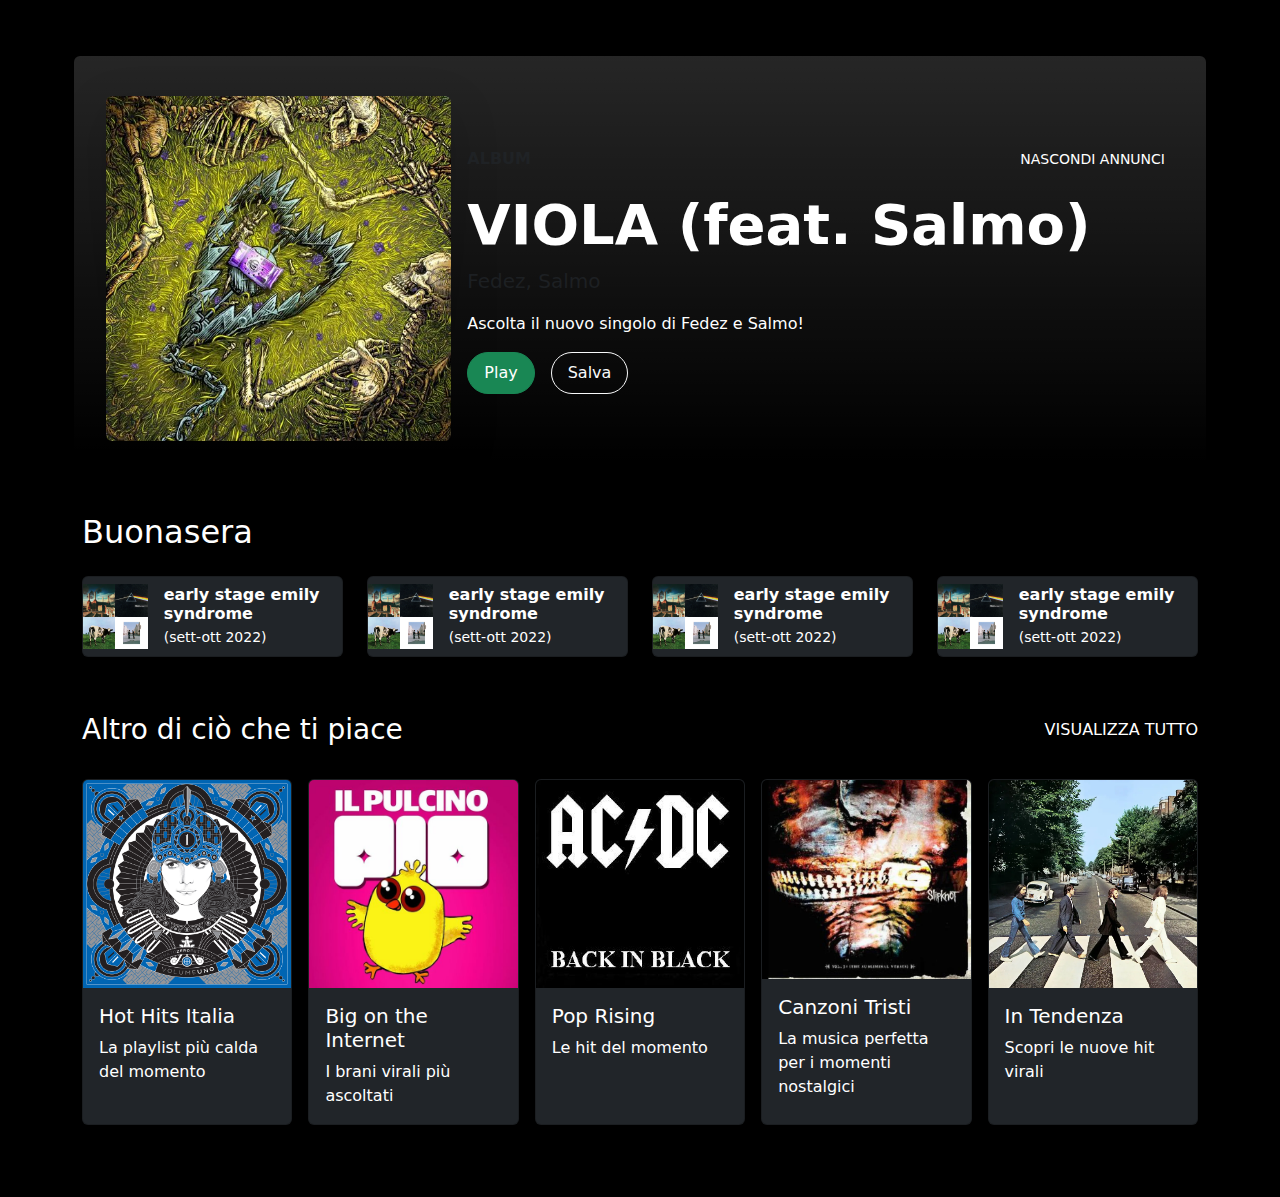
<file: index.html>
<!DOCTYPE html>
<html lang="it">

<head>

    <meta charset="UTF-8" />
    <meta name="viewport" content="width=device-width, initial-scale=1" />
    <title>Spotify-like layout</title>
    <link rel="stylesheet" href="https://cdn.jsdelivr.net/npm/bootstrap@5.2.3/dist/css/bootstrap.min.css" />
</head>

<body>
    <!-- Contenitore principale -->
    <section class="bg-black text-white py-4">

        <div class="container my-5">
            <div class="row align-items-center g-3 d-none d-md-flex p-4 rounded bg-black bg-gradient">
                <!-- Cover dell'album -->
                <div class="col-md-4">
                    <img src="/img/viola.jpg" alt="Cover Album" class="img-fluid rounded shadow-lg">
                </div>

                <!-- Titolo e pulsanti -->
                <div class="col-md-8">

                    <div class="d-flex justify-content-between align-items-center w-100 mb-3">
                        <p class="text-uppercase fw-bold text-muted mb-0">Album</p>
                        <button class="btn text-white btn-sm">NASCONDI ANNUNCI</button>
                    </div>

                    <h1 class="display-4 fw-bold">VIOLA (feat. Salmo)</h1>
                    <p class="text-muted fs-5">Fedez, Salmo</p>
                    <p class="fs-6 text-white">Ascolta il nuovo singolo di Fedez e Salmo!</p>

                    <div class="d-flex">
                        <button class="btn btn-success rounded-pill btn-lg me-3 fs-6">Play</button>
                        <button class="btn btn-outline-light rounded-pill btn-lg fs-6">Salva</button>
                    </div>
                </div>
            </div>
        </div>

        <!-- Sezione "Buonasera" -->
        <div class="container my-5">

            <div class="row justify-content-between">

                <h2 class="mb-3">Buonasera</h2>
                <div class="d-flex d-md-none">
                    <span class="d-block p-2">1</span>
                    <span class="d-block p-2">2</span>
                    <span class="d-block p-2">3</span>
                </div>

            </div>

            <div class="row">

                <div class="col-12 col-md-6 col-xl-3 my-2">
                    <div class="card bg-dark overflow-hidden">

                        <div class="card-body p-0 row m-0 text-white align-items-center">

                            <div class="col-4 col-lg-3 row p-0 m-0">
                                <img src="/img/animals-pink-floyd-copertina.webp" class="col-6 p-0" alt="Cover 1">
                                <img src="/img/dark side .jpg" class="col-6 p-0" alt="Cover 2">
                                <img src="/img/pink-floyd-atom-heart-mother.jpg" class="col-6 p-0" alt="Cover 3">
                                <img src="/img/wish you where here.webp" class="col-6 p-0" alt="Cover 4">
                            </div>

                            <div class="col-8 col-lg-9 p-2 px-lg-3">
                                <h5 class="card-title text-white fw-bold mb-1 fs-6">early stage emily syndrome
                                </h5>
                                <p class="card-text text-white small">(sett-ott 2022)</p>

                            </div>


                        </div>
                    </div>
                </div>

                <div class="col-12 col-md-6 col-xl-3 my-2">
                    <div class="card bg-dark overflow-hidden">

                        <div class="card-body p-0 row m-0 text-white align-items-center">


                            <div class="col-4 col-lg-3 row p-0 m-0">
                                <img src="/img/animals-pink-floyd-copertina.webp" class="col-6 p-0" alt="Cover 1">
                                <img src="/img/dark side .jpg" class="col-6 p-0" alt="Cover 2">
                                <img src="/img/pink-floyd-atom-heart-mother.jpg" class="col-6 p-0" alt="Cover 3">
                                <img src="/img/wish you where here.webp" class="col-6 p-0" alt="Cover 4">
                            </div>

                            <div class="col-8 col-lg-9 p-2 px-lg-3">
                                <h5 class="card-title text-white fw-bold mb-1 fs-6">early stage emily syndrome
                                </h5>
                                <p class="card-text text-white small">(sett-ott 2022)</p>

                            </div>


                        </div>
                    </div>
                </div>

                <div class="col-12 col-md-6 col-xl-3 my-2">
                    <div class="card bg-dark overflow-hidden">

                        <div class="card-body p-0 row m-0 text-white align-items-center">


                            <div class="col-4 col-lg-3 row p-0 m-0">
                                <img src="/img/animals-pink-floyd-copertina.webp" class="col-6 p-0" alt="Cover 1">
                                <img src="/img/dark side .jpg" class="col-6 p-0" alt="Cover 2">
                                <img src="/img/pink-floyd-atom-heart-mother.jpg" class="col-6 p-0" alt="Cover 3">
                                <img src="/img/wish you where here.webp" class="col-6 p-0" alt="Cover 4">
                            </div>

                            <div class="col-8 col-lg-9 p-2 px-lg-3">
                                <h5 class="card-title text-white fw-bold mb-1 fs-6">early stage emily syndrome
                                </h5>
                                <p class="card-text text-white small">(sett-ott 2022)</p>

                            </div>


                        </div>
                    </div>
                </div>

                <div class="col-12 col-md-6 col-xl-3 my-2">
                    <div class="card bg-dark overflow-hidden">

                        <div class="card-body p-0 row m-0 text-white align-items-center">


                            <div class="col-4 col-lg-3 row p-0 m-0">
                                <img src="/img/animals-pink-floyd-copertina.webp" class="col-6 p-0" alt="Cover 1">
                                <img src="/img/dark side .jpg" class="col-6 p-0" alt="Cover 2">
                                <img src="/img/pink-floyd-atom-heart-mother.jpg" class="col-6 p-0" alt="Cover 3">
                                <img src="/img/wish you where here.webp" class="col-6 p-0" alt="Cover 4">
                            </div>

                            <div class="col-8 col-lg-9 p-2 px-lg-3">
                                <h5 class="card-title text-white fw-bold mb-1 fs-6">early stage emily syndrome
                                </h5>
                                <p class="card-text text-white small">(sett-ott 2022)</p>

                            </div>


                        </div>
                    </div>
                </div>

            </div>
        </div>


        <!-- Sezione "Altro di ciò che ti piace" -->
        <div class="container my-5">
            <div class="d-flex justify-content-between align-items-center mb-3 mt-3">
                <h3 class="mb-3">Altro di ciò che ti piace</h3>
                <p>VISUALIZZA TUTTO</p>
            </div>
            <div class="row row-cols-1 row-cols-sm-1 row-cols-md-3 row-cols-lg-5 g-3">
                <!-- Card 1 -->
                <div class="col">
                    <div class="card bg-dark text-white h-100">
                        <img src="/img/cover-renato.jpg" class="card-img-top" alt="Playlist cover">
                        <div class="card-body text-start">
                            <h5 class="card-title">Hot Hits Italia</h5>
                            <p class="card-text">La playlist più calda del momento</p>
                        </div>
                    </div>
                </div>
                <!-- Card 2 -->
                <div class="col">
                    <div class="card bg-dark text-white h-100">
                        <img src="/img/pulcino-pio.jpg" class="card-img-top" alt="Playlist cover">
                        <div class="card-body text-start">
                            <h5 class="card-title">Big on the Internet</h5>
                            <p class="card-text">I brani virali più ascoltati</p>
                        </div>
                    </div>
                </div>
                <!-- Card 3 -->
                <div class="col">
                    <div class="card bg-dark text-white h-100">
                        <img src="/img/ACDC_Back_in_Black_Album_Cover_1980s_US_CD_reissue.jpg" class="card-img-top"
                            alt="Playlist cover">
                        <div class="card-body text-start">
                            <h5 class="card-title">Pop Rising</h5>
                            <p class="card-text">Le hit del momento</p>
                        </div>
                    </div>
                </div>
                <!-- Card 4 -->
                <div class="col">
                    <div class="card bg-dark text-white h-100">
                        <img src="/img/slipknot.webp" class="card-img-top" alt="Playlist cover">
                        <div class="card-body text-start">
                            <h5 class="card-title">Canzoni Tristi</h5>
                            <p class="card-text">La musica perfetta per i momenti nostalgici</p>
                        </div>
                    </div>
                </div>
                <!-- Card 5 -->
                <div class="col">
                    <div class="card bg-dark text-white h-100">
                        <img src="/img/Abbey-Road.webp" class="card-img-top" alt="Playlist cover">
                        <div class="card-body text-start">
                            <h5 class="card-title">In Tendenza</h5>
                            <p class="card-text">Scopri le nuove hit virali</p>
                        </div>
                    </div>
                </div>
            </div>
        </div>



    </section>


    <!-- Script Bootstrap (JS + Popper) -->
    <script src="https://cdn.jsdelivr.net/npm/bootstrap@5.2.3/dist/js/bootstrap.bundle.min.js"></script>
</body>

</html>
</file>
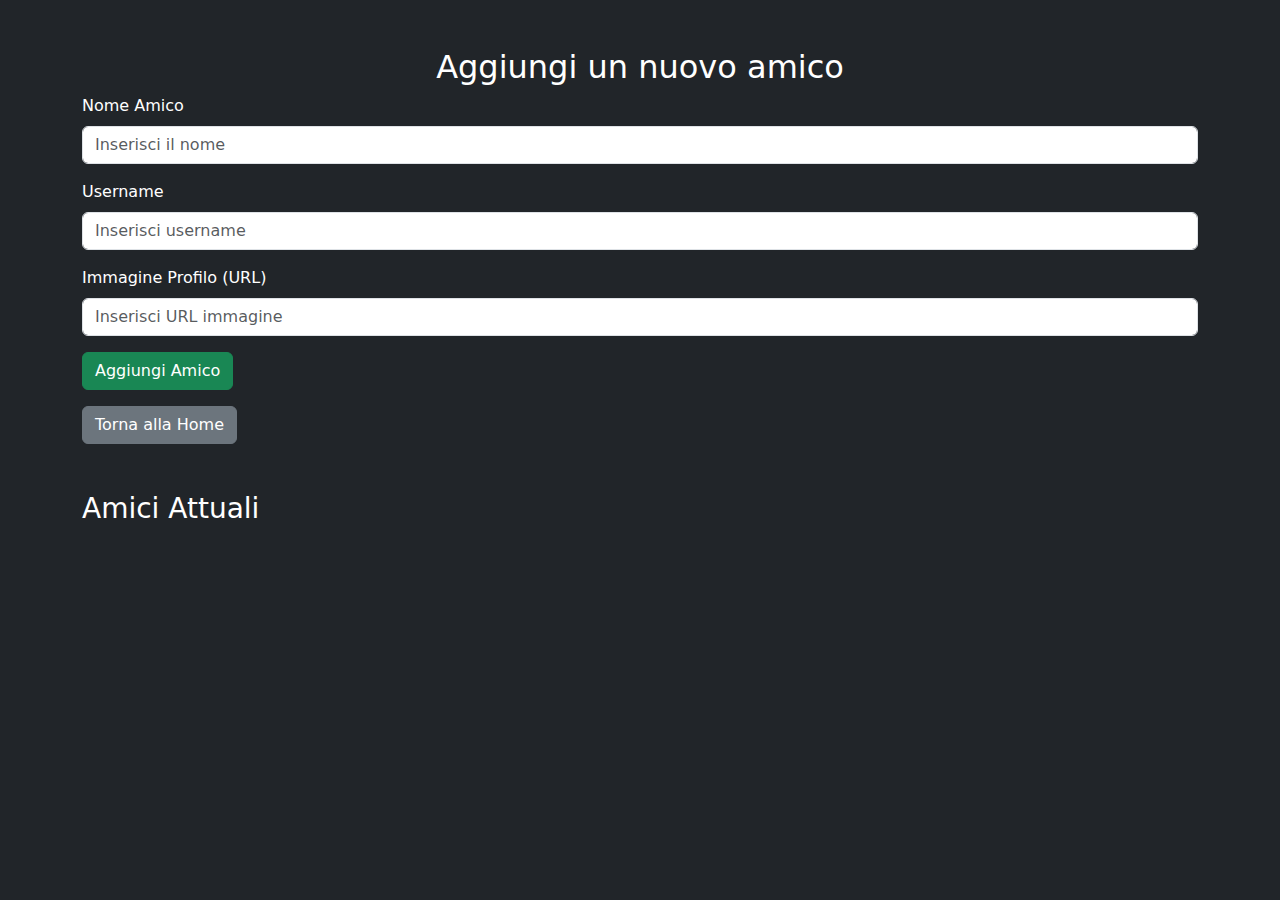
<file: addFriend.html>
<!DOCTYPE html>
<html lang="it">
<head>
    <meta charset="UTF-8">
    <meta name="viewport" content="width=device-width, initial-scale=1">
    <title>Aggiungi Amico</title>
    <link href="https://cdn.jsdelivr.net/npm/bootstrap@5.3.0/dist/css/bootstrap.min.css" rel="stylesheet">
    <link rel="stylesheet" href="style.css">
</head>
<body class="bg-dark text-white">
    <div class="container mt-5">
        <h2 class="text-center">Aggiungi un nuovo amico</h2>
        <form id="friendForm">
            <div class="mb-3">
                <label for="friendName" class="form-label">Nome Amico</label>
                <input type="text" class="form-control" id="friendName" placeholder="Inserisci il nome" required>
            </div>
            <div class="mb-3">
                <label for="friendUsername" class="form-label">Username</label>
                <input type="text" class="form-control" id="friendUsername" placeholder="Inserisci username" required>
            </div>
            <div class="mb-3">
                <label for="friendImage" class="form-label">Immagine Profilo (URL)</label>
                <input type="url" class="form-control" id="friendImage" placeholder="Inserisci URL immagine">
            </div>
            <button type="submit" class="btn btn-success">Aggiungi Amico</button>
        </form>
        <a href="homepageHTML.html" class="btn btn-secondary mt-3">Torna alla Home</a>

        <!-- Sezione Amici Attuali -->
        <h3 class="mt-5">Amici Attuali</h3>
        <ul class="friend-list mt-3" >
            <!-- Qui verranno caricati gli amici -->
        </ul>
    </div>
    <script src="addFriend.js"></script>
</body>
</html>
</file>
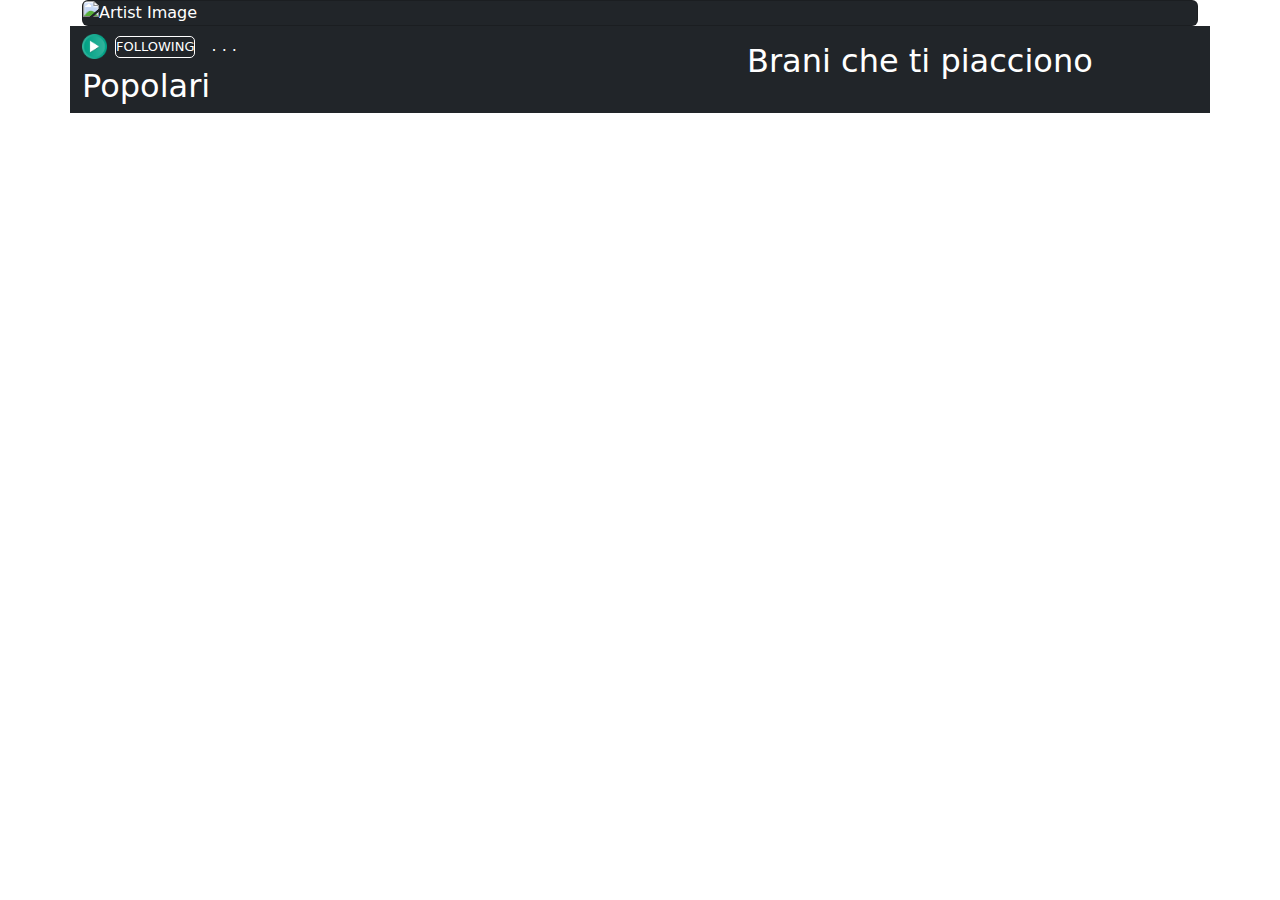
<file: artista.html>
<!DOCTYPE html>
<html lang="en">

<head>
    <meta charset="UTF-8">
    <meta name="viewport" content="width=device-width, initial-scale=1.0">
    <link rel="stylesheet" href="artista.css">
    <link href="https://cdn.jsdelivr.net/npm/bootstrap@5.3.3/dist/css/bootstrap.min.css" rel="stylesheet">
    <title>Pagina Artista</title>
</head>

<body>
<div class="container">
    <div class="card text-bg-dark align-text-bottom col-md-12">
        <img id="artist-image" class="card-img img-fluid" alt="Artist Image">
        <div class="card-img-overlay">
            <p class="card-text "><small><img src=icon-verificato.png alt="Verified Icon">Artista Verificato</small></p>
            <h1 id="artist-name" class="card-title"></h1>
            <p id="monthly-listeners" class="card-text"></p>
        </div>
    </div>
</div>

    <div class="container text-start ">
        <div class="row">  
             <!-- Colonna per i brani popolari  -->
            <div class="col-md-7 ">
                <img src=play.png alt="icona" class="icona me-2 "><span class="text-white  border-span">FOLLOWING</span><span class="text-white ms-3">. . .</span>
                <h2 class="text-white mt-2">Popolari</h2>
                <ol id="track-list" class="list-group list-group-numbered text-white"></ol>
            </div>
    
            <!-- Colonna per i brani che ti piacciono -->
            <div class="col-md-5">
                <h2 class="text-white mt-3">Brani che ti piacciono</h2>
                <ol id="liked-tracks" class="list-group list-group-numbered"></ol>
            </div>
        </div>
    </div>
    

    <script src="artista.js"></script>
    <script src="https://cdn.jsdelivr.net/npm/bootstrap@5.3.3/dist/js/bootstrap.bundle.min.js"></script>
</body>

</html>
</file>
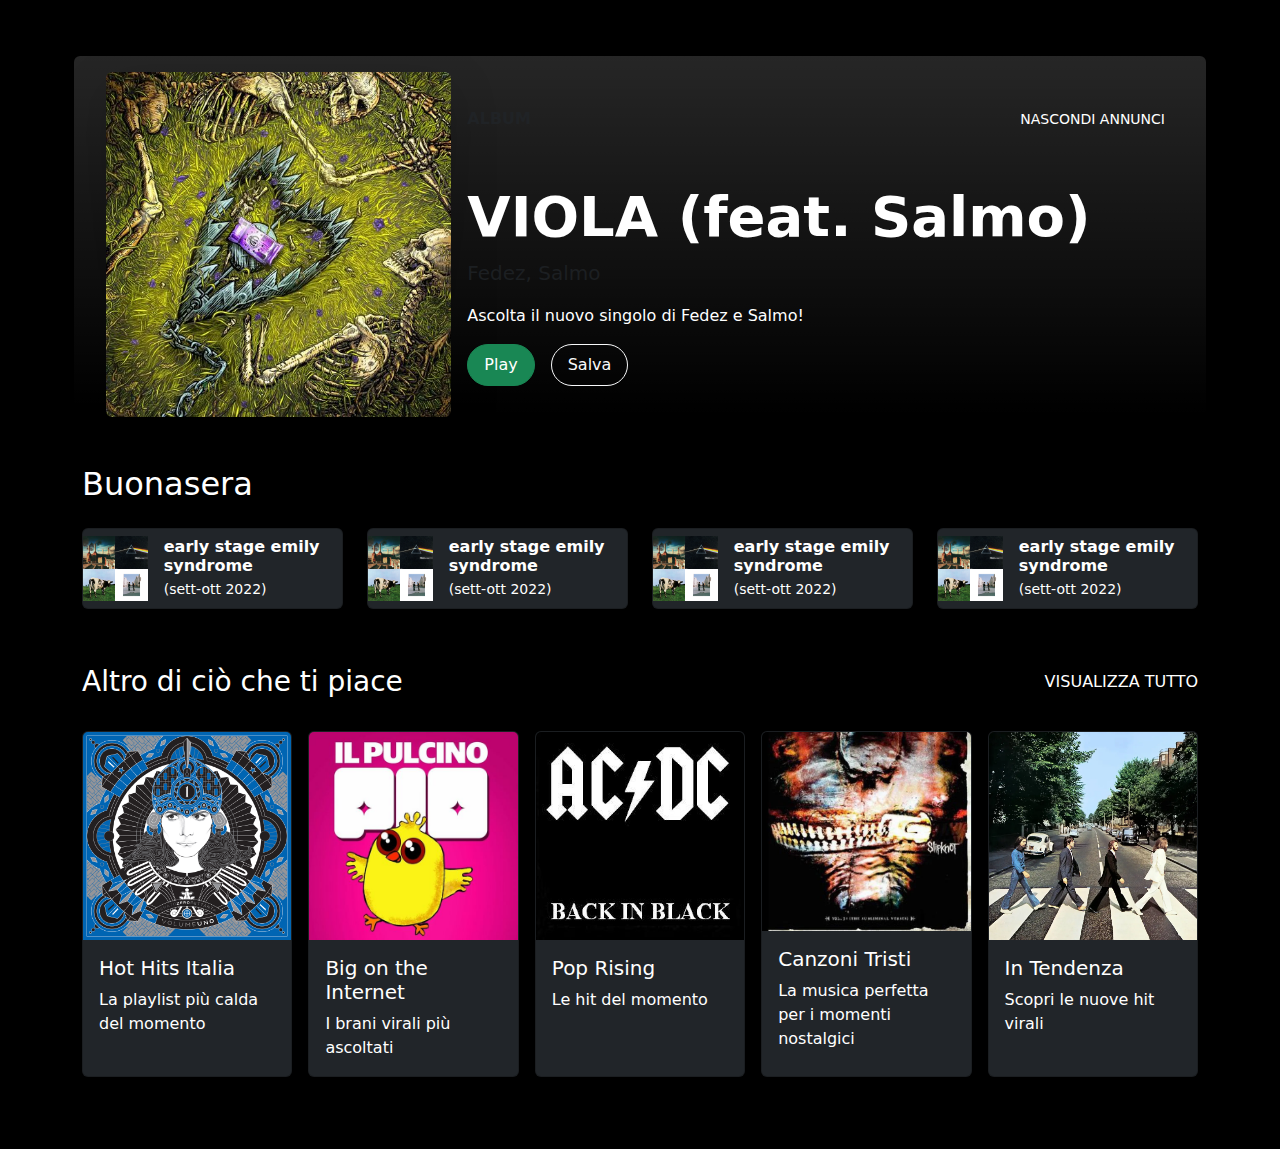
<file: frontPageCentralSection.html>
<!DOCTYPE html>
<html lang="it">

<head>

    <meta charset="UTF-8" />
    <meta name="viewport" content="width=device-width, initial-scale=1" />
    <title>Spotify-like layout</title>
    <link rel="stylesheet" href="https://cdn.jsdelivr.net/npm/bootstrap@5.2.3/dist/css/bootstrap.min.css" />
</head>

<body>
    <!-- Contenitore principale -->
    <section class="bg-black text-white py-4">

        <div class="container my-5">
            <div class="row align-items-center g-3 d-none d-md-flex p-4 rounded bg-black bg-gradient py-0">
                <!-- Cover dell'album -->
                <div class="col-md-4">
                    <img src="/img/viola.jpg" alt="Cover Album" class="img-fluid rounded shadow-lg">
                </div>

                <!-- Titolo e pulsanti -->
                <div class="col-md-8">

                    <div class="d-flex justify-content-between align-items-center w-100 mb-5">
                        <p class="text-uppercase fw-bold text-muted mb-0">Album</p>
                        <button class="btn text-white btn-sm">NASCONDI ANNUNCI</button>
                    </div>

                    <h1 class="display-4 fw-bold">VIOLA (feat. Salmo)</h1>
                    <p class="text-muted fs-5">Fedez, Salmo</p>
                    <p class="fs-6 text-white">Ascolta il nuovo singolo di Fedez e Salmo!</p>

                    <div class="d-flex">
                        <button class="btn btn-success rounded-pill btn-lg me-3 fs-6">Play</button>
                        <button class="btn btn-outline-light rounded-pill btn-lg fs-6">Salva</button>
                    </div>
                </div>
            </div>
        </div>

        <!-- Sezione "Buonasera" -->
        <div class="container my-5">

            <div class="row justify-content-between">

                <h2 class="mb-3">Buonasera</h2>
                <div class="d-flex d-md-none">
                    <span class="d-block p-2">1</span>
                    <span class="d-block p-2">2</span>
                    <span class="d-block p-2">3</span>
                </div>

            </div>

            <div class="row">

                <div class="col-12 col-md-6 col-xl-3 my-2">
                    <div class="card bg-dark overflow-hidden">

                        <div class="card-body p-0 row m-0 text-white align-items-center">

                            <div class="col-4 col-lg-3 row p-0 m-0">
                                <img src="/img/animals-pink-floyd-copertina.webp" class="col-6 p-0" alt="Cover 1">
                                <img src="/img/dark side .jpg" class="col-6 p-0" alt="Cover 2">
                                <img src="/img/pink-floyd-atom-heart-mother.jpg" class="col-6 p-0" alt="Cover 3">
                                <img src="/img/wish you where here.webp" class="col-6 p-0" alt="Cover 4">
                            </div>

                            <div class="col-8 col-lg-9 p-2 px-lg-3">
                                <h5 class="card-title text-white fw-bold mb-1 fs-6">early stage emily syndrome
                                </h5>
                                <p class="card-text text-white small">(sett-ott 2022)</p>

                            </div>


                        </div>
                    </div>
                </div>

                <div class="col-12 col-md-6 col-xl-3 my-2">
                    <div class="card bg-dark overflow-hidden">

                        <div class="card-body p-0 row m-0 text-white align-items-center">


                            <div class="col-4 col-lg-3 row p-0 m-0">
                                <img src="/img/animals-pink-floyd-copertina.webp" class="col-6 p-0" alt="Cover 1">
                                <img src="/img/dark side .jpg" class="col-6 p-0" alt="Cover 2">
                                <img src="/img/pink-floyd-atom-heart-mother.jpg" class="col-6 p-0" alt="Cover 3">
                                <img src="/img/wish you where here.webp" class="col-6 p-0" alt="Cover 4">
                            </div>

                            <div class="col-8 col-lg-9 p-2 px-lg-3">
                                <h5 class="card-title text-white fw-bold mb-1 fs-6">early stage emily syndrome
                                </h5>
                                <p class="card-text text-white small">(sett-ott 2022)</p>

                            </div>


                        </div>
                    </div>
                </div>

                <div class="col-12 col-md-6 col-xl-3 my-2">
                    <div class="card bg-dark overflow-hidden">

                        <div class="card-body p-0 row m-0 text-white align-items-center">


                            <div class="col-4 col-lg-3 row p-0 m-0">
                                <img src="/img/animals-pink-floyd-copertina.webp" class="col-6 p-0" alt="Cover 1">
                                <img src="/img/dark side .jpg" class="col-6 p-0" alt="Cover 2">
                                <img src="/img/pink-floyd-atom-heart-mother.jpg" class="col-6 p-0" alt="Cover 3">
                                <img src="/img/wish you where here.webp" class="col-6 p-0" alt="Cover 4">
                            </div>

                            <div class="col-8 col-lg-9 p-2 px-lg-3">
                                <h5 class="card-title text-white fw-bold mb-1 fs-6">early stage emily syndrome
                                </h5>
                                <p class="card-text text-white small">(sett-ott 2022)</p>

                            </div>


                        </div>
                    </div>
                </div>

                <div class="col-12 col-md-6 col-xl-3 my-2">
                    <div class="card bg-dark overflow-hidden">

                        <div class="card-body p-0 row m-0 text-white align-items-center">


                            <div class="col-4 col-lg-3 row p-0 m-0">
                                <img src="/img/animals-pink-floyd-copertina.webp" class="col-6 p-0" alt="Cover 1">
                                <img src="/img/dark side .jpg" class="col-6 p-0" alt="Cover 2">
                                <img src="/img/pink-floyd-atom-heart-mother.jpg" class="col-6 p-0" alt="Cover 3">
                                <img src="/img/wish you where here.webp" class="col-6 p-0" alt="Cover 4">
                            </div>

                            <div class="col-8 col-lg-9 p-2 px-lg-3">
                                <h5 class="card-title text-white fw-bold mb-1 fs-6">early stage emily syndrome
                                </h5>
                                <p class="card-text text-white small">(sett-ott 2022)</p>

                            </div>


                        </div>
                    </div>
                </div>

            </div>
        </div>


        <!-- Sezione "Altro di ciò che ti piace" -->
        <div class="container my-5">
            <div class="d-flex justify-content-between align-items-center mb-3 mt-3">
                <h3 class="mb-3">Altro di ciò che ti piace</h3>
                <p>VISUALIZZA TUTTO</p>
            </div>
            <div class="row row-cols-1 row-cols-sm-1 row-cols-md-3 row-cols-lg-5 g-3">
                <!-- Card 1 -->
                <div class="col">
                    <div class="card bg-dark text-white h-100">
                        <img src="/img/cover-renato.jpg" class="card-img-top" alt="Playlist cover">
                        <div class="card-body text-start">
                            <h5 class="card-title">Hot Hits Italia</h5>
                            <p class="card-text">La playlist più calda del momento</p>
                        </div>
                    </div>
                </div>
                <!-- Card 2 -->
                <div class="col">
                    <div class="card bg-dark text-white h-100">
                        <img src="/img/pulcino-pio.jpg" class="card-img-top" alt="Playlist cover">
                        <div class="card-body text-start">
                            <h5 class="card-title">Big on the Internet</h5>
                            <p class="card-text">I brani virali più ascoltati</p>
                        </div>
                    </div>
                </div>
                <!-- Card 3 -->
                <div class="col">
                    <div class="card bg-dark text-white h-100">
                        <img src="/img/ACDC_Back_in_Black_Album_Cover_1980s_US_CD_reissue.jpg" class="card-img-top"
                            alt="Playlist cover">
                        <div class="card-body text-start">
                            <h5 class="card-title">Pop Rising</h5>
                            <p class="card-text">Le hit del momento</p>
                        </div>
                    </div>
                </div>
                <!-- Card 4 -->
                <div class="col">
                    <div class="card bg-dark text-white h-100">
                        <img src="/img/slipknot.webp" class="card-img-top" alt="Playlist cover">
                        <div class="card-body text-start">
                            <h5 class="card-title">Canzoni Tristi</h5>
                            <p class="card-text">La musica perfetta per i momenti nostalgici</p>
                        </div>
                    </div>
                </div>
                <!-- Card 5 -->
                <div class="col">
                    <div class="card bg-dark text-white h-100">
                        <img src="/img/Abbey-Road.webp" class="card-img-top" alt="Playlist cover">
                        <div class="card-body text-start">
                            <h5 class="card-title">In Tendenza</h5>
                            <p class="card-text">Scopri le nuove hit virali</p>
                        </div>
                    </div>
                </div>
            </div>
        </div>



    </section>


    


    <!-- Script Bootstrap (JS + Popper) -->
    <script src="https://cdn.jsdelivr.net/npm/bootstrap@5.2.3/dist/js/bootstrap.bundle.min.js"></script>
</body>

</html>
</file>
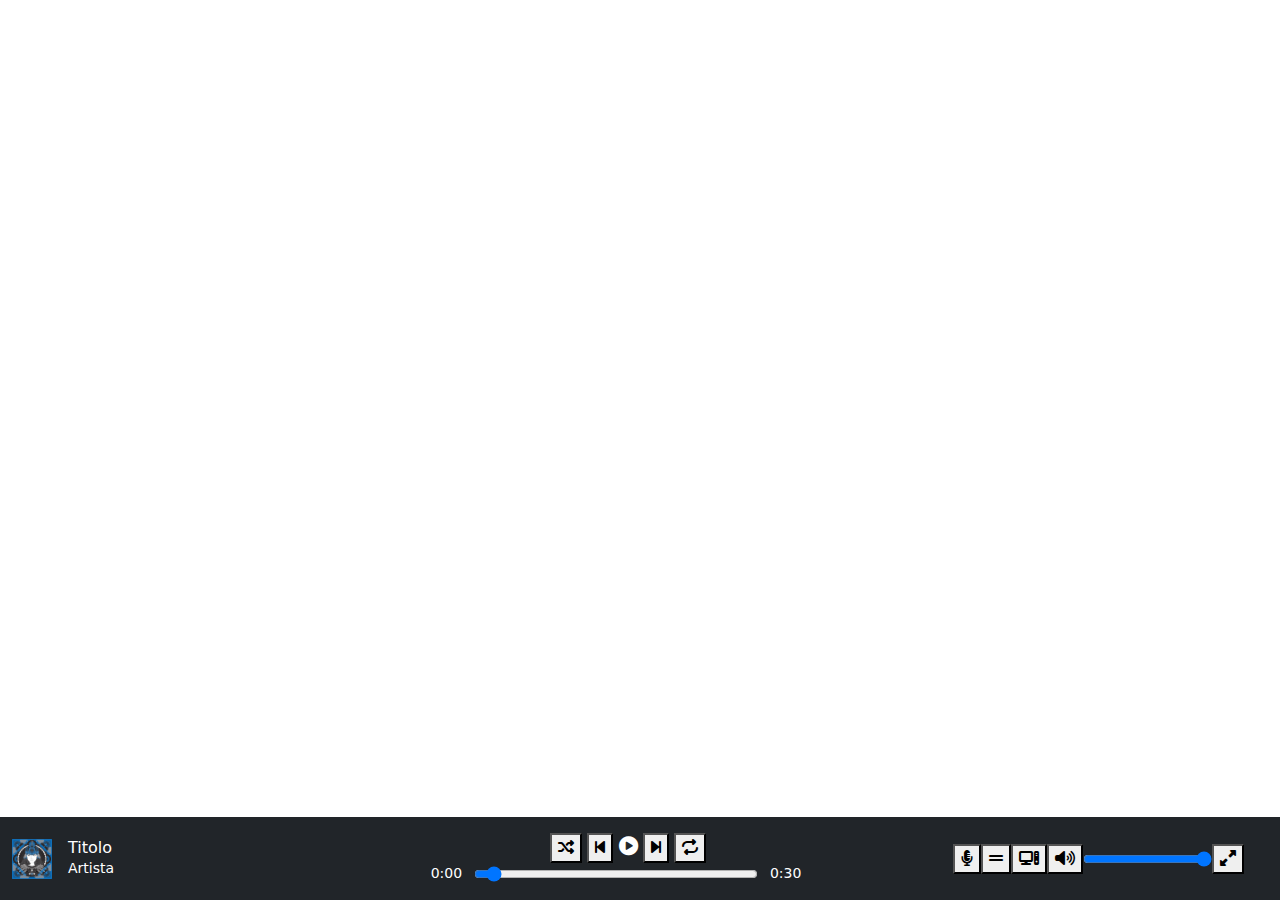
<file: player.html>
<!DOCTYPE html>
<html lang="it">

<head>
    <meta charset="UTF-8">
    <meta name="viewport" content="width=device-width, initial-scale=1.0">
    <title>Music Player</title>
    <link rel="stylesheet" href="/assets/player.css">
    <link rel="stylesheet" href="https://cdnjs.cloudflare.com/ajax/libs/font-awesome/6.5.1/css/all.min.css">
    <link rel="stylesheet" href="https://cdn.jsdelivr.net/npm/bootstrap@5.2.3/dist/css/bootstrap.min.css" />
</head>

<body>
    <div class="d-none">
        <header class="top-bar">
            <button class="nav-btn prev-page"><i class="fa-solid fa-arrow-left"></i></button>
            <button class="nav-btn next-page"><i class="fa-solid fa-arrow-right"></i></button>


            <div class="profile">
                <img src="/img/istockphoto-1495088043-1024x1024.jpg" alt="Profile" class="profile-pic"
                    style="width: 50px;">
                <span class="username">Lidia Nautilus</span>
            </div>
        </header>

        <input type="text" id="search-input" placeholder="Cerca una canzone..." />
        <button id="search-button">Cerca</button>
    </div>

    <div class="container-fluid bg-dark position-fixed start-0 bottom-0">
        <div class="player w-100 py-3 row align-items-center justify-content-between">


            <div class="col-4 d-flex align-items-center">
                <img class="cover-img" src="/img/cover-renato.jpg" alt="Cover" width="40" />
                <div class="text-white px-3">
                    <h3 class="track-title fs-6 m-0">Titolo</h3>
                    <p class="artist-name small m-0">Artista</p>
                </div>
            </div>

            <div class="col-4 text-center">
                <button class="player_tool shuffle"><i class="fa-solid fa-shuffle"></i></button>
                <button class="prev"><i class="fa-solid fa-backward-step"></i></button>
                <button class="play"><i class="fa-solid fa-circle-play"></i></button>
                <button class="next"><i class="fa-solid fa-forward-step"></i></button>
                <button class="repeat"><i class="fa-solid fa-repeat"></i></button>

                <div class="row align-items-center justify-content-between w-100 text-white">
                    <span class=" col-auto current-time small">0:00</span>
                    <input type="range" class="col seek-bar" value="0" max="100" />
                    <span class=" col-auto total-time small">0:30</span>
                </div>

            </div>

            <div class="col-4 d-flex align-items-center justify-content-end">
                <button class="microphone"><i class="fa-solid fa-microphone-lines"></i></button>
                <button class="queue-to-show-songs"><i class="fa-solid fa-grip-lines"></i></button>
                <button class="connect-on-a-device"><i class="fa-solid fa-computer"></i></button>
                <button class="mute"><i class="fa-solid fa-volume-high"></i></button>
                <input type="range" class="volume-bar" value="100" max="100" />
                <button class="full-screen"><i class="fa-solid fa-up-right-and-down-left-from-center"></i></button>
            </div>

        </div>
    </div>

    <script src="/assets/player.js"></script>
</body>

</html>
</file>
<file: style.css>
.friend-list {
    list-style: none;
    padding: 0;
}
.friend-item {
    display: flex;
    align-items: center;
    margin-bottom: 15px;
    padding: 10px;
    background: #121212;
    border-radius: 8px;
}
.friend-item img {
    width: 50px;
    height: 50px;
    border-radius: 50%;
    margin-right: 10px;
}
.friend-info {
    flex-grow: 1;
}
.friend-info h6 {
    margin: 0;
    font-size: 14px;
}
.friend-info p {
    margin: 0;
    font-size: 12px;
    color: gray;
}
.time-ago {
    font-size: 12px;
    color: gray;
}
.friends-header {
    display: flex;
    justify-content: space-between;
    align-items: center;
}
.friends-header i {
    font-size: 18px;
    cursor: pointer;
    margin-left: 10px;
    color: white;
}
.friends-header i:hover {
    color: #1DB954;
}

.friends-header i {
    font-size: 24px;
    color: white !important; 
    display: inline-block; 
    width: 30px;
    height: 30px;
    text-align: center;
}
.friends-header i.fa-user-plus {
    color: #1DB954;
}


.friends-header i:hover {
    color: #1DB954;
}

.friends-header i {
    font-size: 14px !important;
    width: 14px; 
    height: 14px;
}
</file>
<file: artista.css>
.card-img-overlay {
    display: flex;
    flex-direction: column;
    justify-content: flex-end;
    padding-bottom: 20px;
}

.card-text small img {
    height: 20px;
    margin-right: 5px;
}

.list-group {
    --bs-list-group-bg: currentColor !important;
    --bs-list-group-border-color:currentColor !important
   
}


.list-group-item {
    display: flex;
    align-items: center;
    gap: 15px;
    border: none;
    background: rgba(255, 255, 255, 0.1);
    padding: 10px;
    border-radius: 8px;
}

.list-group-item img {
    width: 50px;
    height: 50px;
    border-radius: 5px;
    flex-shrink: 0;
}

.track-info {
    display: flex;
    justify-content: space-between;
    width: 100%;
    align-items: center;
}

.track-title {
    flex-grow: 1; /* Occupa lo spazio disponibile */
    text-align: left; /* Allinea il testo a sinistra */
}

.track-duration {
    text-align: right;
    width: 50px; /* Mantiene la durata allineata a destra */
}



.row>* {
background-color: currentColor;
}

.list-group-numbered > li::before {
    color: white !important;
}
 .icona{
    width: 25px; 
    height: 25px;
 }

 .border-span {
    border: 1px solid white;  
    border-radius: 5px;
    margin-top: 10px; 
    display: inline-block;
    font-size: small;
}
</file>
<file: assets/player.css>
button.play {
    border: none;
    border-radius: 50%;
    appearance: none;
    background-color: transparent;
    color: white;
    padding: 0;
    font-size: 1.2rem;
}
</file>
